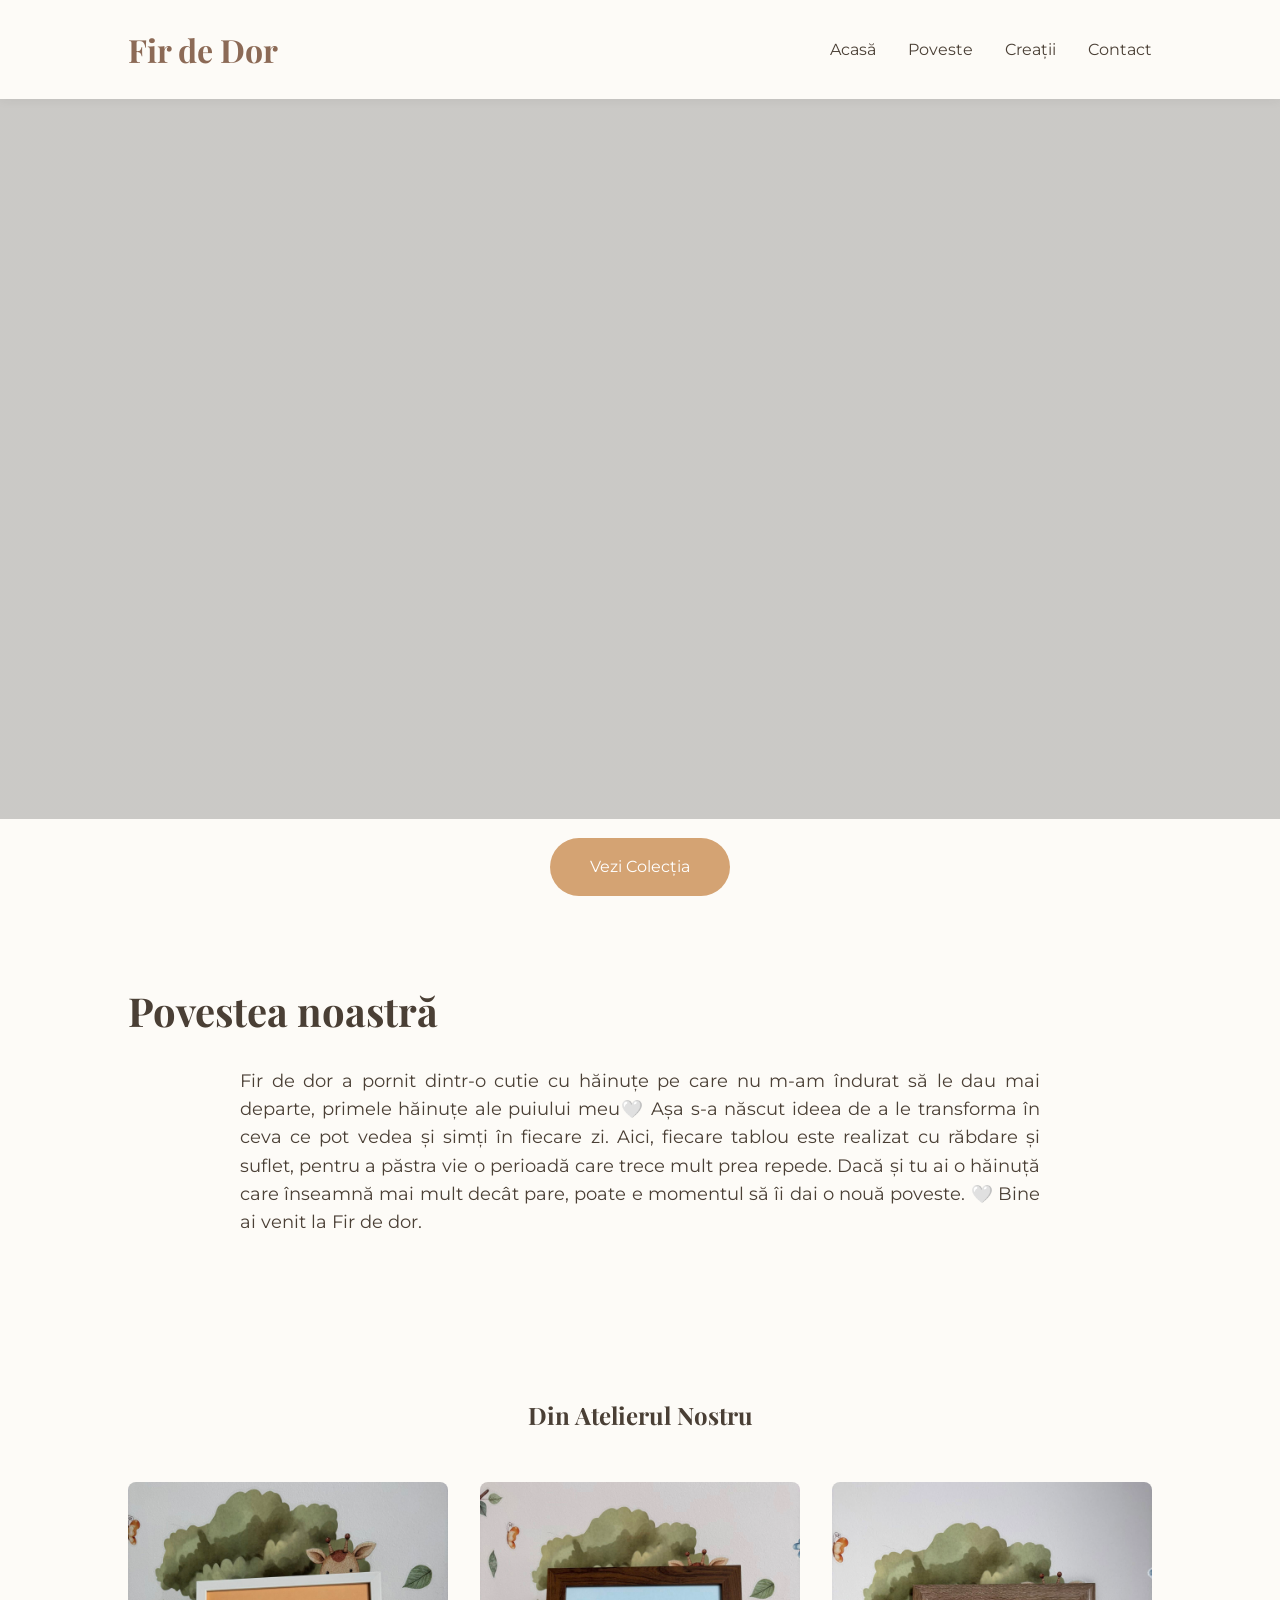
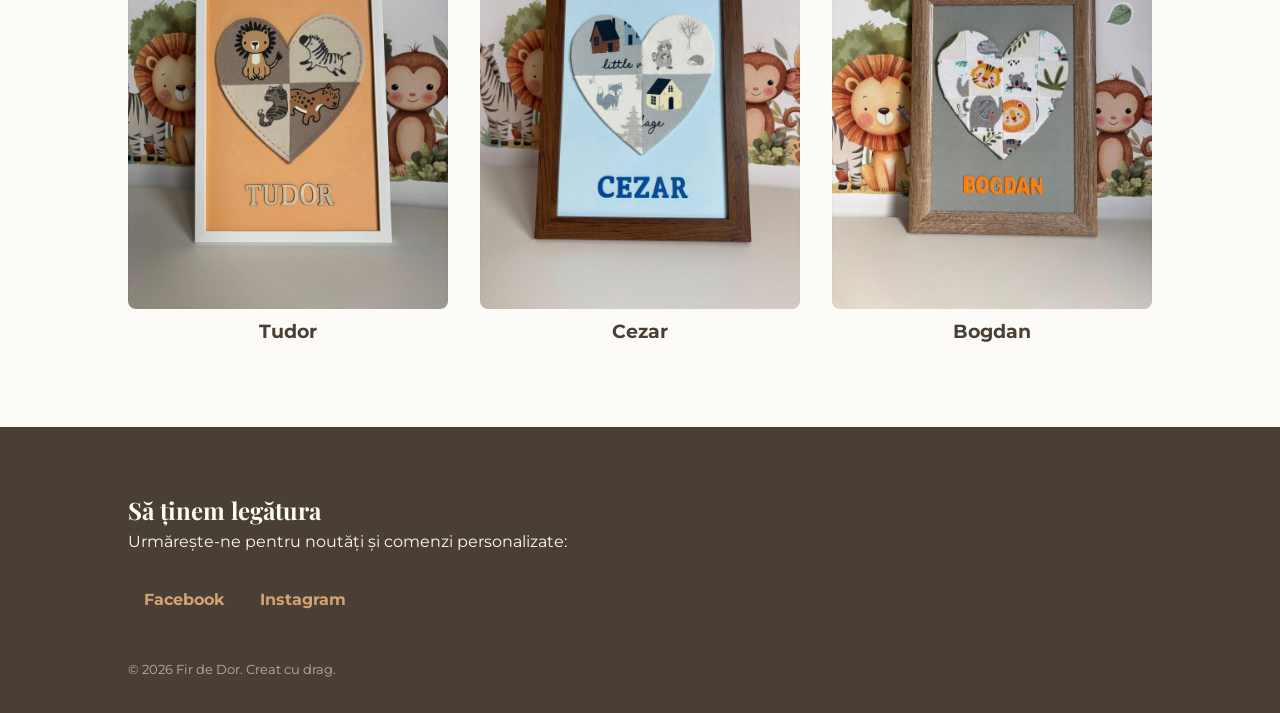
<file: index1.html>
<!DOCTYPE html>
<html lang="ro">
<head>
    <meta charset="UTF-8">
    <meta name="viewport" content="width=device-width, initial-scale=1.0">
    <title>Fir de Dor | Artizanat cu suflet</title>
    <link rel="stylesheet" href="style1.css">
    <link href="https://fonts.googleapis.com/css2?family=Playfair+Display:ital,wght@0,400;0,700;1,400&family=Montserrat:wght@300;400&display=swap" rel="stylesheet">
</head>
<body>

    <header>
        <nav>
            <div class="logo">Fir de Dor</div>
            <ul>
                <li><a href="#acasa">Acasă</a></li>
                <li><a href="#poveste">Poveste</a></li>
                <li><a href="#creatii">Creații</a></li>
                <li><a href="#contact">Contact</a></li>
            </ul>
        </nav>
    </header>

    <section id="acasa" class="hero">
        <div class="hero-content">
            <a href="#creatii" class="btn">Vezi Colecția</a>
        </div>
    </section>

    <section id="poveste" class="about">
        <div class="container">
            <h2>Povestea noastră</h2>
            <p>Fir de dor a pornit dintr-o cutie cu hăinuțe pe care nu m-am îndurat să le dau mai departe, primele hăinuțe ale puiului meu🤍
Așa s-a născut ideea de a le transforma în ceva ce pot vedea și simți în fiecare zi.
Aici, fiecare tablou este realizat cu răbdare și suflet, pentru a păstra vie o perioadă care trece mult prea repede.
Dacă și tu ai o hăinuță care înseamnă mai mult decât pare, poate e momentul să îi dai o nouă poveste. 🤍
Bine ai venit la Fir de dor.</p>
        </div>
    </section>

    <section id="creatii" class="portfolio">
        <h2>Din Atelierul Nostru</h2>
        <div class="gallery">
            <div class="item">
                <img class="img" src="1.jpg" alt="Handmade 1">
                <h3>Tudor</h3>
                
            </div>
            <div class="item">
                <img class="img" src="2.jpg" alt="Handmade 2">
                <h3>Cezar</h3>
            </div>
            <div class="item">
                <img class="img" src="5.jpg" alt="Handmade 3">
                <h3>Bogdan</h3>
            </div>
        </div>
    </section>

    <footer id="contact">
        <h2>Să ținem legătura</h2>
        <p>Urmărește-ne pentru noutăți și comenzi personalizate:</p>
        <div class="social-links">
            <a href="https://www.facebook.com/profile.php?id=61579431398131" target="_blank">Facebook</a>
            <a href="#">Instagram</a>
        </div>
        <p class="copyright">&copy; 2026 Fir de Dor. Creat cu drag.</p>
    </footer>

</body>
</html>
</file>
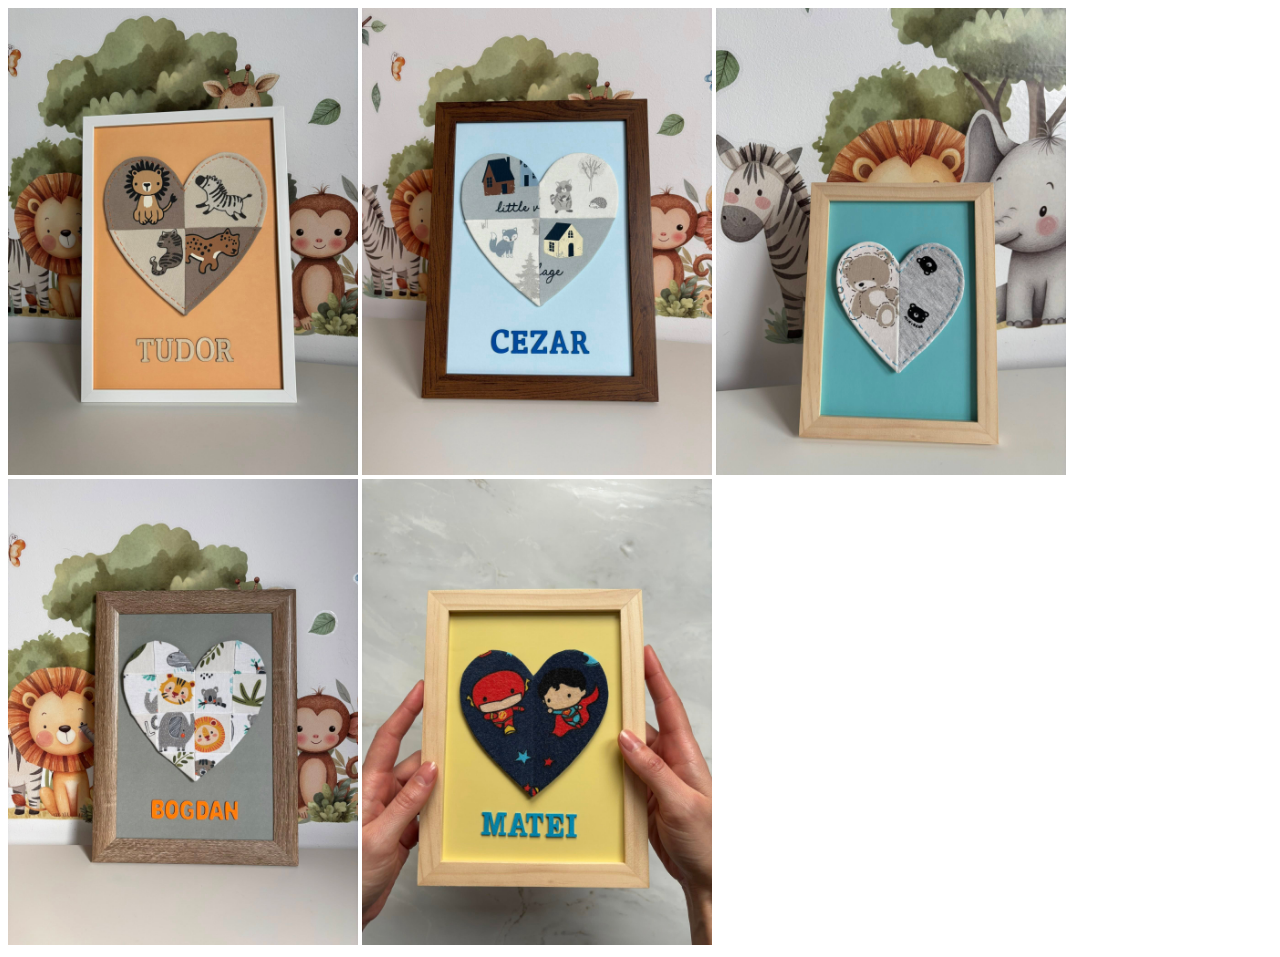
<file: projects.html>
<!DOCTYPE html>
<html lang="en">
<head>
    <meta charset="UTF-8">
    <meta name="viewport" content="width=device-width, initial-scale=1.0">
    <title>Project pictures</title>
</head>
<body>
    <img src="1.jpg" alt="Project 1"  alt="pic1"   style="width: 350px; height: auto;" />
    <img src="2.jpg" alt="Project 2"  alt="pic2"   style="width: 350px; height: auto;" />
    <img src="3.jpg" alt="Project 3"  alt="pic3"   style="width: 350px; height: auto;" />
    <img src="5.jpg" alt="Project 4"  alt="pic4"   style="width: 350px; height: auto;" />
    <img src="6.jpg" alt="Project 5"  alt="pic5"   style="width: 350px; height: auto;" />

</body>
</html>
</file>
<file: style1.css>
/* Resetare generală */
* {
    margin: 0;
    padding: 0;
    box-sizing: border-box;
}

body {
    font-family: 'Montserrat', sans-serif;
    line-height: 1.6;
    color: #4a3f35;
    background-color: #fdfbf7;
}

h1, h2, .logo {
    font-family: 'Playfair Display', serif;
}

/* Navigație */
header {
    background: #fdfbf7;
    padding: 1.5rem 10%;
    position: sticky;
    top: 0;
    z-index: 1000;
    box-shadow: 0 2px 10px rgba(0,0,0,0.05);
}

nav {
    display: flex;
    justify-content: space-between;
    align-items: center;
}

.logo {
    font-size: 2rem;
    font-weight: 700;
    color: #8c6a56; /* O nuanță de maro cald */
}

nav ul {
    display: flex;
    list-style: none;
}

nav ul li {
    margin-left: 2rem;
}

nav ul li a {
    text-decoration: none;
    color: #4a3f35;
    font-weight: 400;
    transition: color 0.3s;
}

nav ul li a:hover {
    color: #d4a373;
}

/* Hero Section */
.hero {
    height: 80vh;
    background: linear-gradient(rgba(0,0,0,0.2), rgba(0,0,0,0.2)), 
                url('https://scontent.fsbz4-1.fna.fbcdn.net/v/t39.30808-6/655305732_122099160632981046_7540566134782026428_n.jpg?_nc_cat=104&ccb=1-7&_nc_sid=2a1932&_nc_ohc=TENjxluTG6wQ7kNvwH-Dd1w&_nc_oc=Ado_BQL__eOaKwuf52Lwn2ZWDmEX98ITpQj9QZrz4KTOMyBvOipfn1uMm3gTGtedbdI&_nc_zt=23&_nc_ht=scontent.fsbz4-1.fna&_nc_gid=Mmz57WjtXdt1j-Kcf-bEdg&_nc_ss=7a3a8&oh=00_Af3jvlU-ODaeTpBZ3k-vtXA-VymOEWkBBzVZQDY_208Jbw&oe=69DDA395') center/cover;
    display: flex;
    align-items: center;
    justify-content: center;
    text-align: center;
    color: #fdfbf7;
}
#paragraf {
    font-size: 1.5rem;
    max-width: 800px;
    margin: 43.5rem 0 0 0;
    color:#fdfbf7
}
.btn {
    display: inline-block;
    margin-top: 45rem;
    padding: 1rem 2.5rem;
    background-color: #d4a373;
    color: white;
    text-decoration: none;
    border-radius: 30px;
    transition: background 0.3s;
}

.btn:hover {
    background-color: #8c6a56;
}

/* Secțiuni */
section {
    padding: 5rem 10%;
    text-align: center;
}

.about {
    background-color: #fdfbf7;
}

.about h2 {
    margin-bottom: 1.5rem;
    font-size: 2.5rem;
}

.about p {
    max-width: 800px;
    margin: 0 auto;
    font-size: 1.1rem;
}

/* Galerie */
.portfolio h2 {
    margin-bottom: 3rem;
}

.gallery {
    display: grid;
    grid-template-columns: repeat(auto-fit, minmax(250px, 1fr));
    gap: 2rem;
}

.placeholder-img {
    height: 200px;
    background-color: #fdfbf7;
    display: flex;
    align-items: center;
    justify-content: center;
    border-radius: 8px;
    margin-bottom: 1rem;
    font-style: italic;
    color: #8c6a56;
}

/* Footer */
footer {
    background-color: #4a3f35;
    color: #fdfbf7;
    padding: 4rem 10% 2rem;
}

.social-links {
    margin: 2rem 0;
}

.social-links a {
    color: #d4a373;
    margin: 0 1rem;
    text-decoration: none;
    font-weight: bold;
}

.copyright {
    margin-top: 3rem;
    font-size: 0.8rem;
    opacity: 0.6;
}

.img{
    width: 100%;
    height: auto;
    border-radius: 8px;
}

.container{;
    max-width: 100%;
    margin-top: 5rem;
    text-align: justify;

}
.container2{
    text-align: center;
    margin-bottom: 5rem;
}
.hero-content{
    margin-top: 6rem;}
</file>
